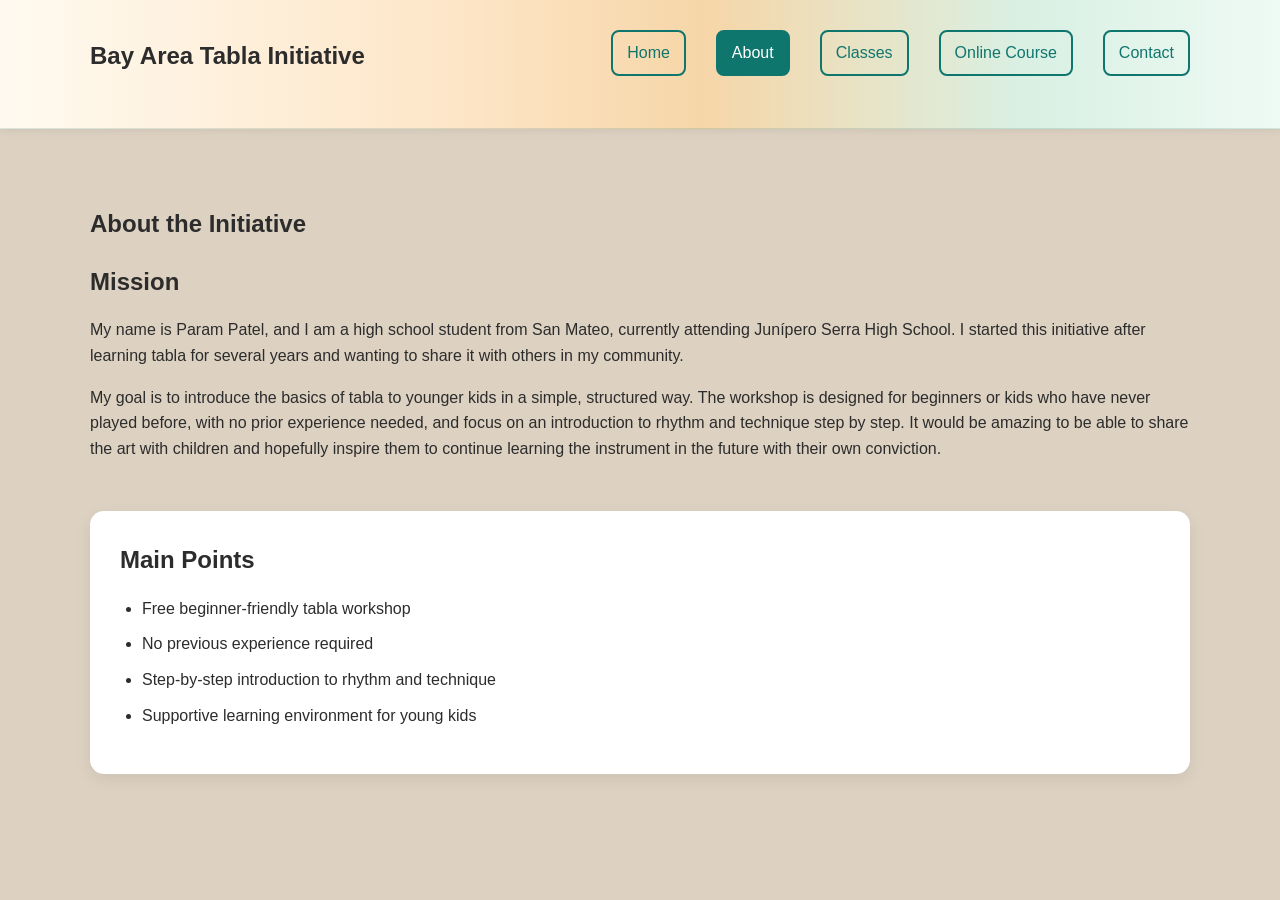
<file: about.html>
<!DOCTYPE html>
<html lang="en">
<head>
<meta charset="UTF-8">
<meta name="viewport" content="width=device-width, initial-scale=1.0">
<title>About</title>

<link rel="stylesheet" href="css/style.css">

<style>
:root {
    --accent: #0f766e;
}

.top-nav {
    display: flex;
    gap: 10px;
    flex-wrap: wrap;
    margin-top: 10px;
}

.top-nav a {
    display: inline-block;
    padding: 8px 14px;
    border: 2px solid var(--accent);
    border-radius: 8px;
    text-decoration: none;
    color: var(--accent);
    font-weight: 500;
    transition: 0.2s ease;
}

.top-nav a:hover {
    background: var(--accent);
    color: white;
}

.top-nav a.active {
    background: var(--accent);
    color: white;
    border-color: var(--accent);
}
</style>

</head>

<body>

<header>
<div class="container">

<h2 class="logo">Bay Area Tabla Initiative</h2>

<nav class="top-nav">
    <a href="index.html">Home</a>
    <a href="about.html" class="active">About</a>
    <a href="classes.html">Classes</a>
    <a href="video-course.html">Online Course</a>
    <a href="contact.html">Contact</a>
</nav>

</div>
</header>

<section class="page container">

<h1>About the Initiative</h1>

<div class="about-grid">

<div class="about-text">

<h2>Mission</h2>

<p>
My name is Param Patel, and I am a high school student from San Mateo, currently attending Junípero Serra High School. I started this initiative after learning tabla for several years and wanting to share it with others in my community.
</p>

<p>
My goal is to introduce the basics of tabla to younger kids in a simple, structured way. The workshop is designed for beginners or kids who have never played before, with no prior experience needed, and focus on an introduction to rhythm and technique step by step. It would be amazing to be able to share the art with children and hopefully inspire them to continue learning the instrument in the future with their own conviction.
</p>

</div>

</div>

<div class="card" style="margin-top:50px;">

<h2>Main Points</h2>

<ul>
<li>Free beginner-friendly tabla workshop</li>
<li>No previous experience required</li>
<li>Step-by-step introduction to rhythm and technique</li>
<li>Supportive learning environment for young kids</li>
</ul>

</div>

</body>
</html>
</file>
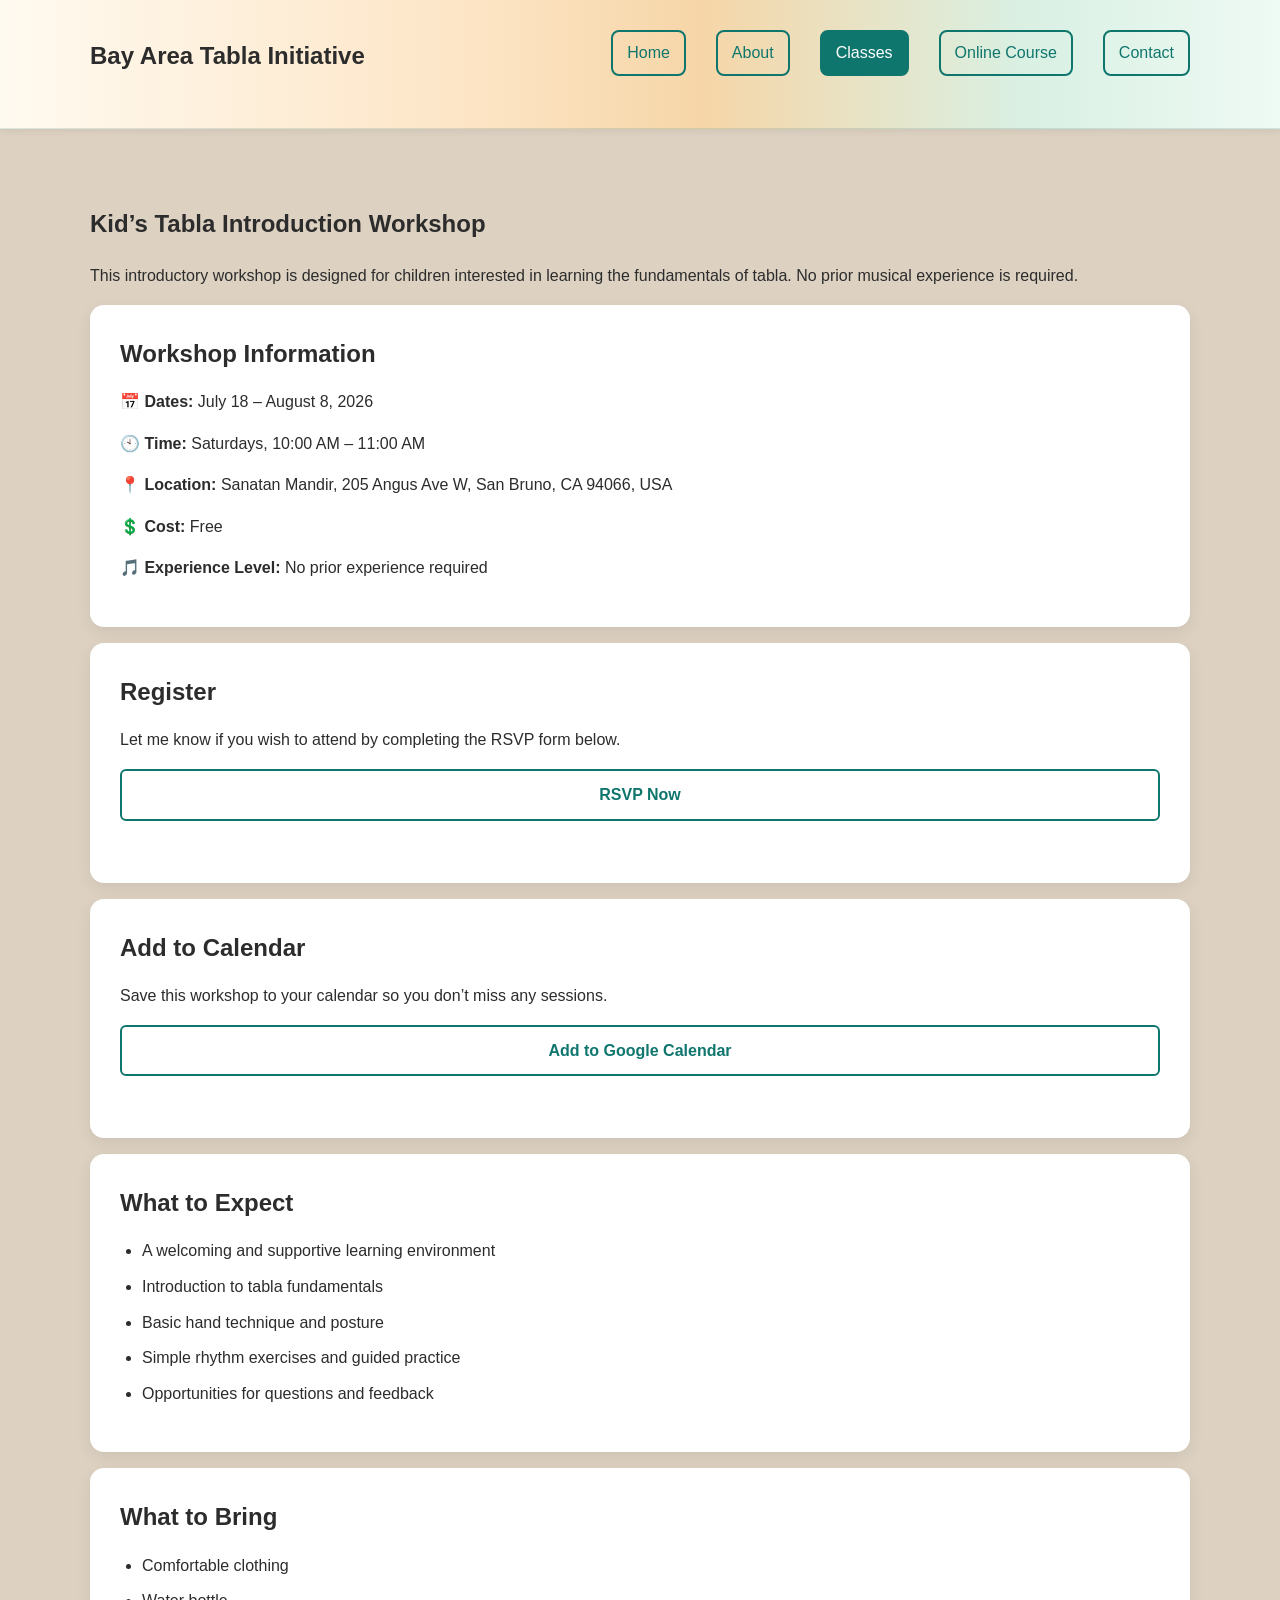
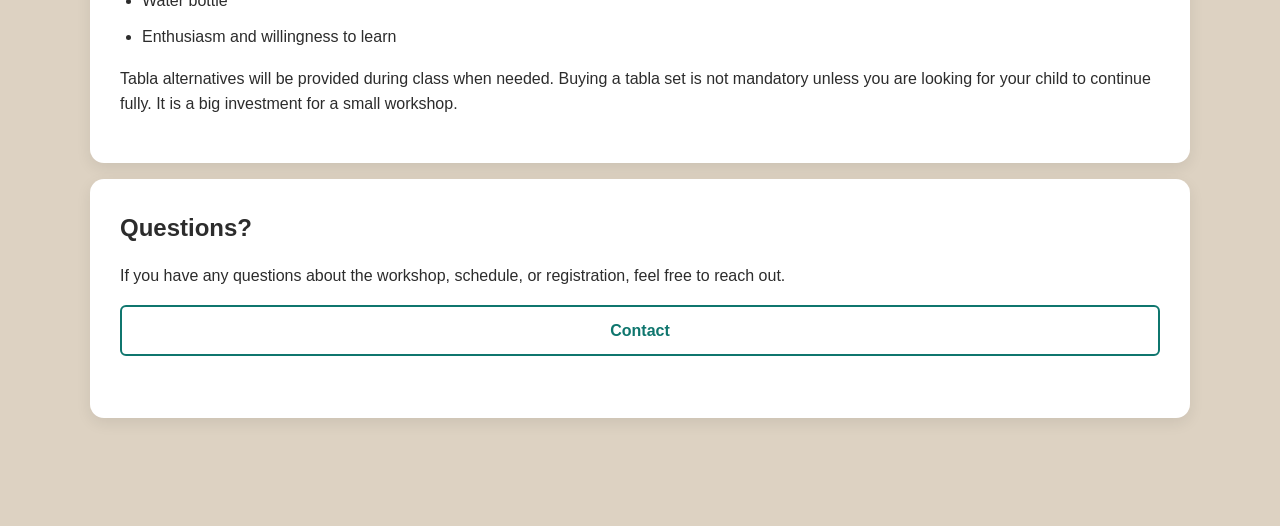
<file: class-details.html>
<!DOCTYPE html>
<html lang="en">
<head>
  <meta charset="UTF-8">
  <meta name="viewport" content="width=device-width, initial-scale=1.0">

  <title>Class Details</title>

  <link rel="stylesheet" href="css/style.css">

  <style>
    :root {
      --accent: #0f766e;
    }

    .top-nav {
      display: flex;
      gap: 10px;
      flex-wrap: wrap;
      margin-top: 10px;
    }

    .top-nav a {
      display: inline-block;
      padding: 8px 14px;
      border: 2px solid var(--accent);
      border-radius: 8px;
      text-decoration: none;
      color: var(--accent);
      font-weight: 500;
      transition: 0.2s ease;
    }

    .top-nav a:hover {
      background: var(--accent);
      color: white;
    }

    .top-nav a.active {
      background: var(--accent);
      color: white;
      border-color: var(--accent);
    }

    .button-group {
      display: flex;
      flex-direction: column;
      gap: 12px;
      margin-top: 12px;
    }

    .button {
      display: inline-block;
      padding: 11px 16px;
      border-radius: 6px;
      font-weight: 600;
      text-align: center;
      text-decoration: none;
      cursor: pointer;
      transition: 0.2s ease;

      background: transparent;
      color: var(--accent);
      border: 2px solid var(--accent);
    }

    .button:hover {
      background: var(--accent);
      color: white;
    }
  </style>
</head>

<body>

<header>
  <div class="container">

    <h2 class="logo">Bay Area Tabla Initiative</h2>

    <nav class="top-nav">
      <a href="index.html">Home</a>
      <a href="about.html">About</a>
      <a href="classes.html" class="active">Classes</a>
      <a href="video-course.html">Online Course</a>
      <a href="contact.html">Contact</a>
    </nav>

  </div>
</header>

<section class="page container">

  <h1>Kid’s Tabla Introduction Workshop</h1>

  <p>
    This introductory workshop is designed for children interested in learning the fundamentals of tabla.
    No prior musical experience is required.
  </p>

  <div class="card">

    <h2>Workshop Information</h2>

    <p><strong>📅 Dates:</strong> July 18 – August 8, 2026</p>
    <p><strong>🕙 Time:</strong> Saturdays, 10:00 AM – 11:00 AM</p>
    <p><strong>📍 Location:</strong> Sanatan Mandir, 205 Angus Ave W, San Bruno, CA 94066, USA</p>
    <p><strong>💲 Cost:</strong> Free</p>
    <p><strong>🎵 Experience Level:</strong> No prior experience required</p>

  </div>

  <div class="card">

    <h2>Register</h2>

    <p>Let me know if you wish to attend by completing the RSVP form below.</p>

    <div class="button-group">
      <a href="https://docs.google.com/forms/d/e/1FAIpQLSdytJOM2w0bUhGbhed3VSJXlwYV1W7b4aD1RBfQXOoZvUHRUg/viewform?usp=header"
         class="button"
         target="_blank"
         rel="noopener noreferrer">
        RSVP Now
      </a>
    </div>

  </div>

  <div class="card">

    <h2>Add to Calendar</h2>

    <p>Save this workshop to your calendar so you don’t miss any sessions.</p>

    <div class="button-group">
      <a class="button"
         target="_blank"
         rel="noopener noreferrer"
         href="https://calendar.google.com/calendar/render?action=TEMPLATE&text=Kid%27s%20Tabla%20Introduction%20Workshop&dates=20260718T100000/20260718T110000&location=Sanatan%20Mandir%2C%20205%20Angus%20Ave%20W%2C%20San%20Bruno%2C%20CA%2094066%2C%20USA&details=Kid%27s%20Tabla%20Introduction%20Workshop%20-%20Saturdays%2010-11am%2C%20July%2018%20to%20August%208%2C%202026.%20Free%204-week%20intro%20workshop%20for%20kids%20at%20Sanatan%20Mandir.&recur=RRULE%3AFREQ%3DWEEKLY%3BBYDAY%3DSA%3BUNTIL%3D20260808T170000Z">
        Add to Google Calendar
      </a>
    </div>

  </div>

  <div class="card">

    <h2>What to Expect</h2>

    <ul>
      <li>A welcoming and supportive learning environment</li>
      <li>Introduction to tabla fundamentals</li>
      <li>Basic hand technique and posture</li>
      <li>Simple rhythm exercises and guided practice</li>
      <li>Opportunities for questions and feedback</li>
    </ul>

  </div>

  <div class="card">

    <h2>What to Bring</h2>

    <ul>
      <li>Comfortable clothing</li>
      <li>Water bottle</li>
      <li>Enthusiasm and willingness to learn</li>
    </ul>

    <p>Tabla alternatives will be provided during class when needed. Buying a tabla set is not mandatory unless you are looking for your child to continue fully. It is a big investment for a small workshop.</p>

  </div>


  <div class="card">

    <h2>Questions?</h2>

    <p>If you have any questions about the workshop, schedule, or registration, feel free to reach out.</p>

    <div class="button-group">
      <a href="contact.html" class="button">
        Contact
      </a>
    </div>

  </div>

</body>
</html>
</file>
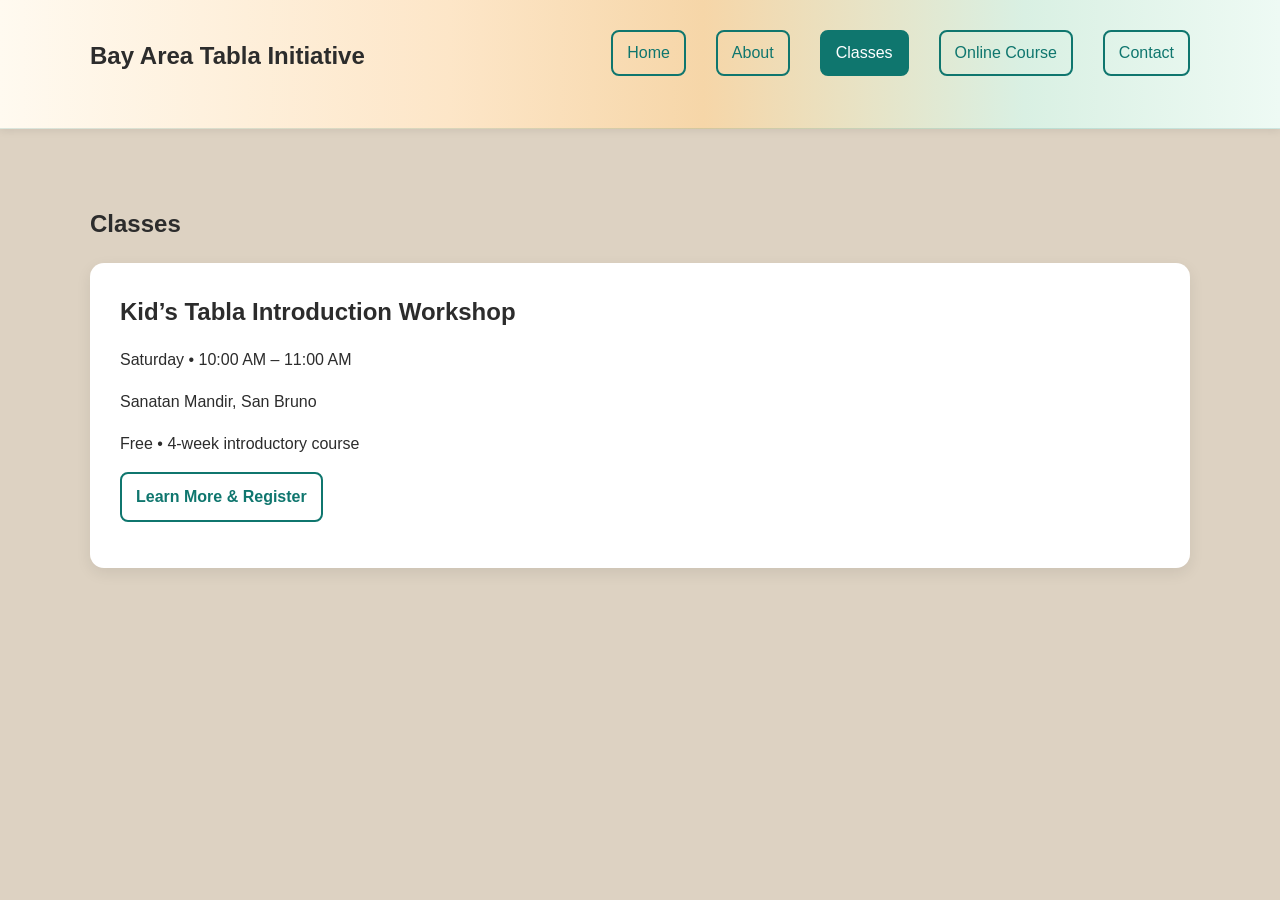
<file: classes.html>
<!DOCTYPE html>
<html lang="en">
<head>

<meta charset="UTF-8">
<meta name="viewport" content="width=device-width, initial-scale=1.0">

<title>Classes</title>

<link rel="stylesheet" href="css/style.css">

<style>
:root {
    --accent: #0f766e;
}

/* NAV */
.top-nav {
    display: flex;
    gap: 10px;
    flex-wrap: wrap;
    margin-top: 10px;
}

.top-nav a {
    display: inline-block;
    padding: 8px 14px;
    border: 2px solid var(--accent);
    border-radius: 8px;
    text-decoration: none;
    color: var(--accent);
    font-weight: 500;
    transition: 0.2s ease;
}

.top-nav a:hover {
    background: var(--accent);
    color: white;
}

.top-nav a.active {
    background: var(--accent);
    color: white;
    border-color: var(--accent);
}

/* BUTTON (bubble style) */
.button {
    display: inline-block;
    padding: 10px 14px;
    border: 2px solid var(--accent);
    border-radius: 8px;
    text-decoration: none;
    color: var(--accent);
    font-weight: 600;
    transition: 0.2s ease;
}

.button:hover {
    background: var(--accent);
    color: white;
}
</style>

</head>

<body>

<header>

<div class="container">

<h2 class="logo">Bay Area Tabla Initiative</h2>

<nav class="top-nav">

<a href="index.html">Home</a>
<a href="about.html">About</a>
<a href="classes.html" class="active">Classes</a>
<a href="video-course.html">Online Course</a>
<a href="contact.html">Contact</a>

</nav>

</div>

</header>

<section class="page container">

<h1>Classes</h1>

<div class="card">

<h2>Kid’s Tabla Introduction Workshop</h2>

<p>Saturday • 10:00 AM – 11:00 AM</p>

<p>Sanatan Mandir, San Bruno</p>

<p>Free • 4-week introductory course</p>

<a href="class-details.html" class="button">
Learn More & Register
</a>

</div>

</body>

</html>
</file>
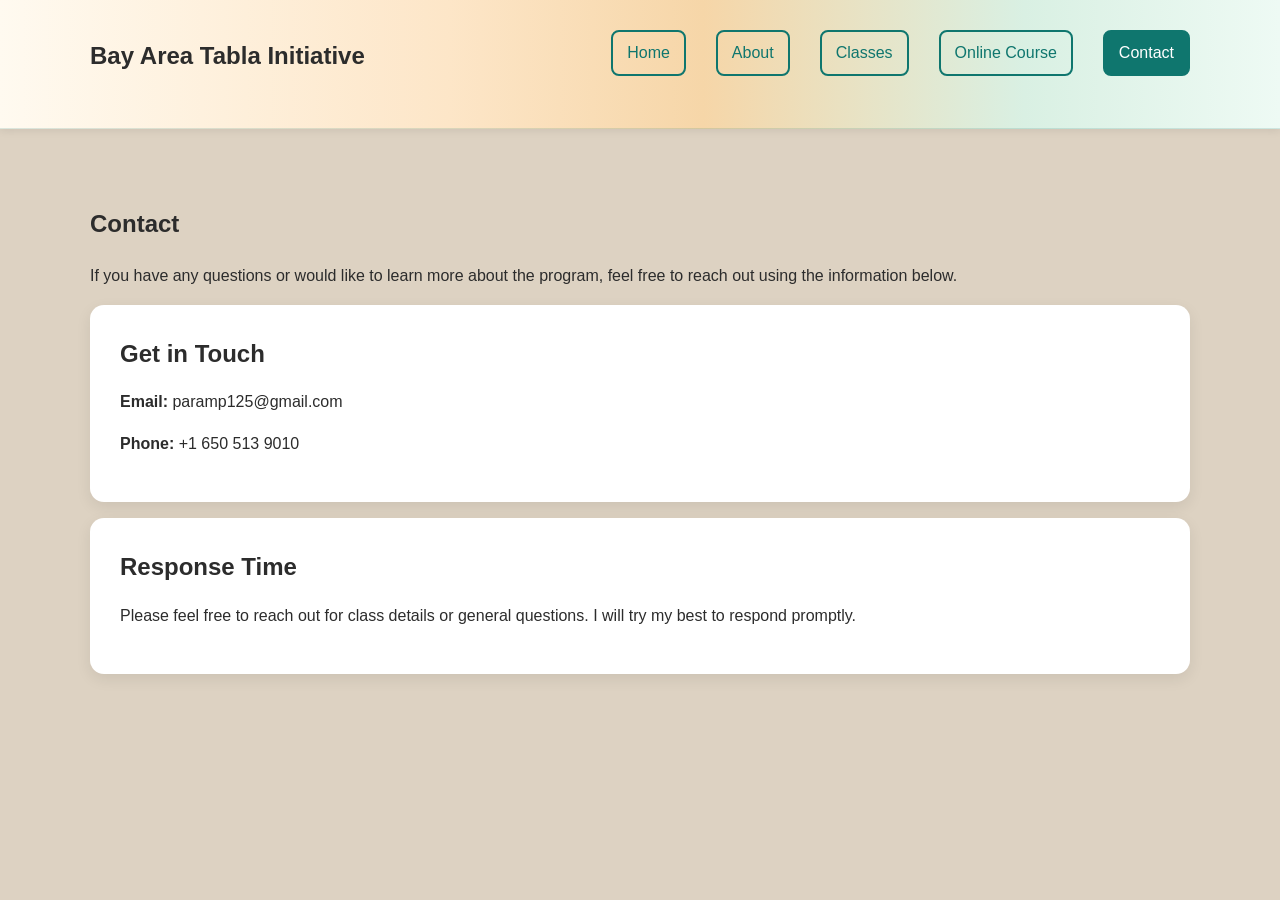
<file: contact.html>
<!DOCTYPE html>
<html lang="en">
<head>

<meta charset="UTF-8">
<meta name="viewport" content="width=device-width, initial-scale=1.0">

<title>Contact</title>

<link rel="stylesheet" href="css/style.css">

<style>
:root {
    --accent: #0f766e;
}

.top-nav {
    display: flex;
    gap: 10px;
    flex-wrap: wrap;
    margin-top: 10px;
}

.top-nav a {
    display: inline-block;
    padding: 8px 14px;
    border: 2px solid var(--accent);
    border-radius: 8px;
    text-decoration: none;
    color: var(--accent);
    font-weight: 500;
    transition: 0.2s ease;
}

.top-nav a:hover {
    background: var(--accent);
    color: white;
}

.top-nav a.active {
    background: var(--accent);
    color: white;
    border-color: var(--accent);
}
</style>

</head>

<body>

<header>
<div class="container">

<h2 class="logo">Bay Area Tabla Initiative</h2>

<nav class="top-nav">
<a href="index.html">Home</a>
<a href="about.html">About</a>
<a href="classes.html">Classes</a>
<a href="video-course.html">Online Course</a>
<a href="contact.html" class="active">Contact</a>
</nav>

</div>
</header>

<section class="page container">

<h1>Contact</h1>

<p>
If you have any questions or would like to learn more about the program,
feel free to reach out using the information below.
</p>

<div class="card">

<h2>Get in Touch</h2>

<p><strong>Email:</strong> paramp125@gmail.com</p>

<p><strong>Phone:</strong> +1 650 513 9010</p>

</div>

<div class="card">

<h2>Response Time</h2>

<p>
Please feel free to reach out for class details or general questions. I will try my best to respond promptly.
</p>

</div>


</body>
</html>
</file>
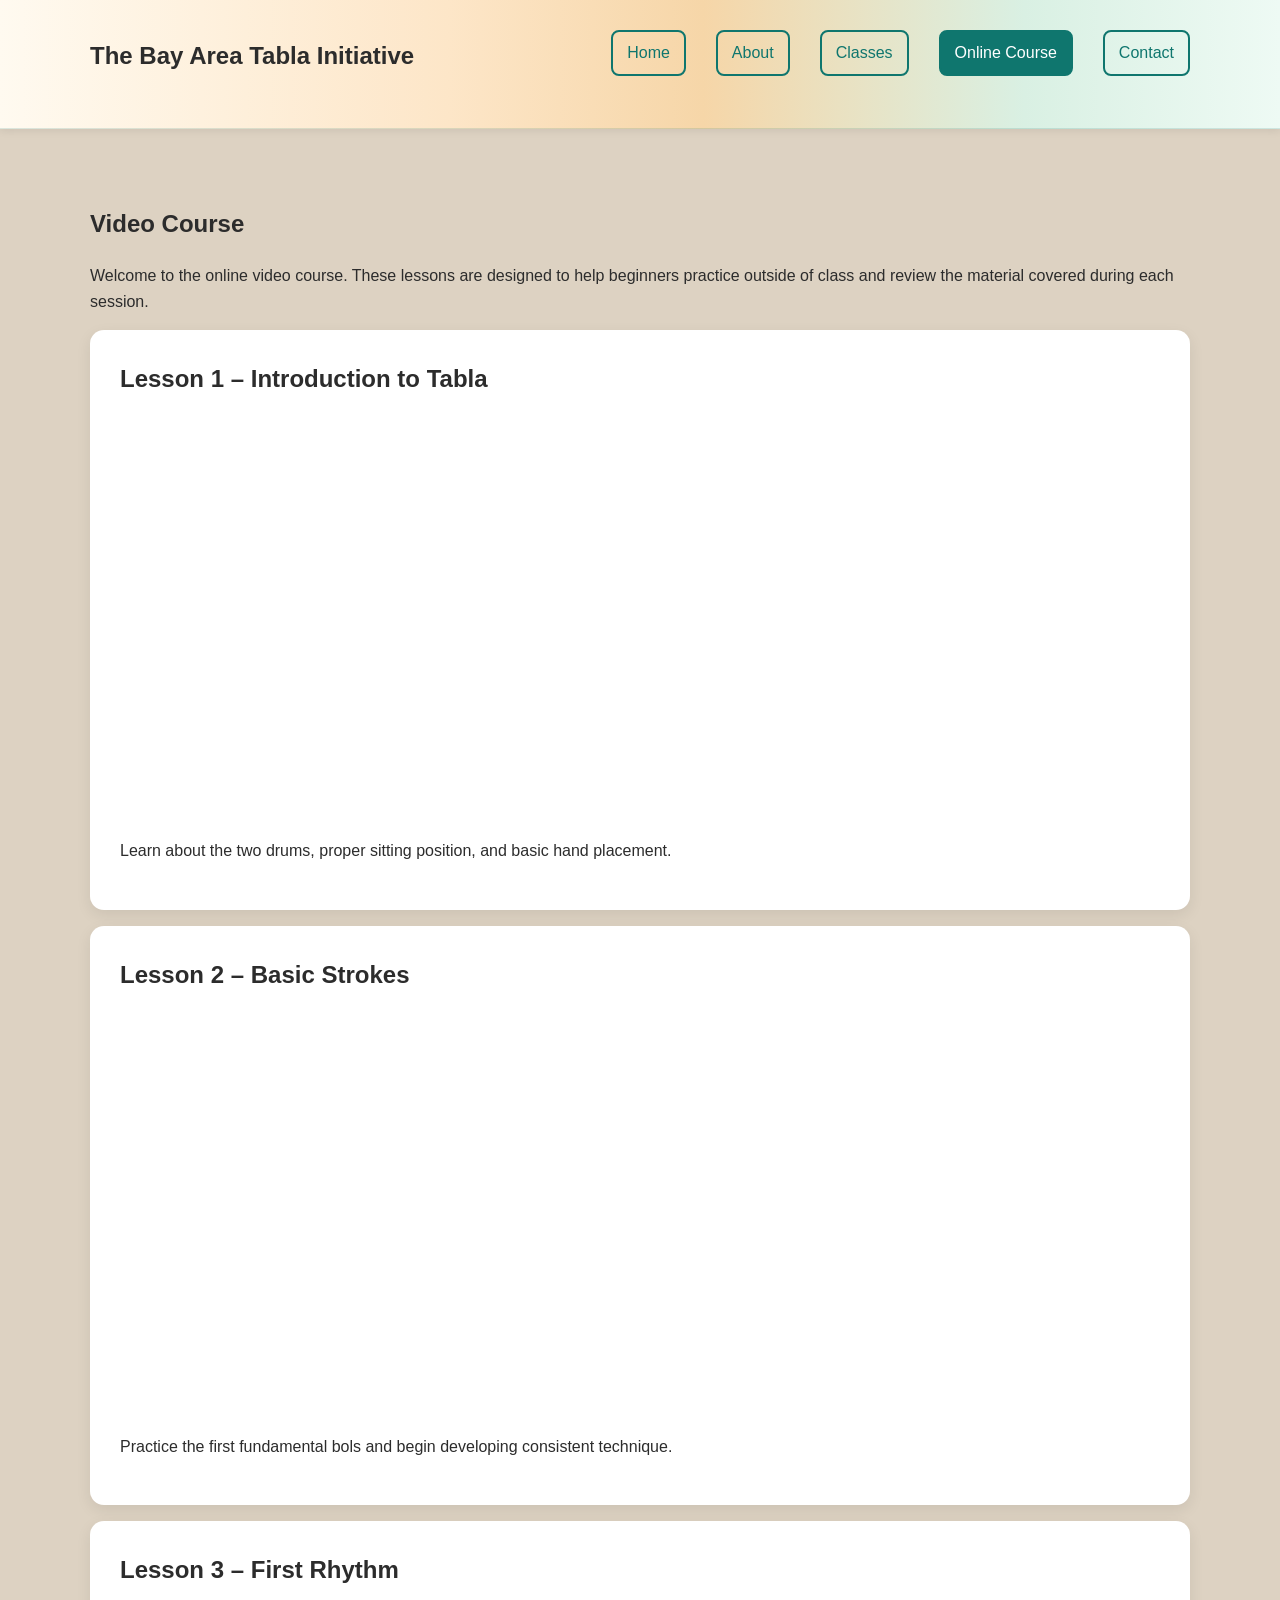
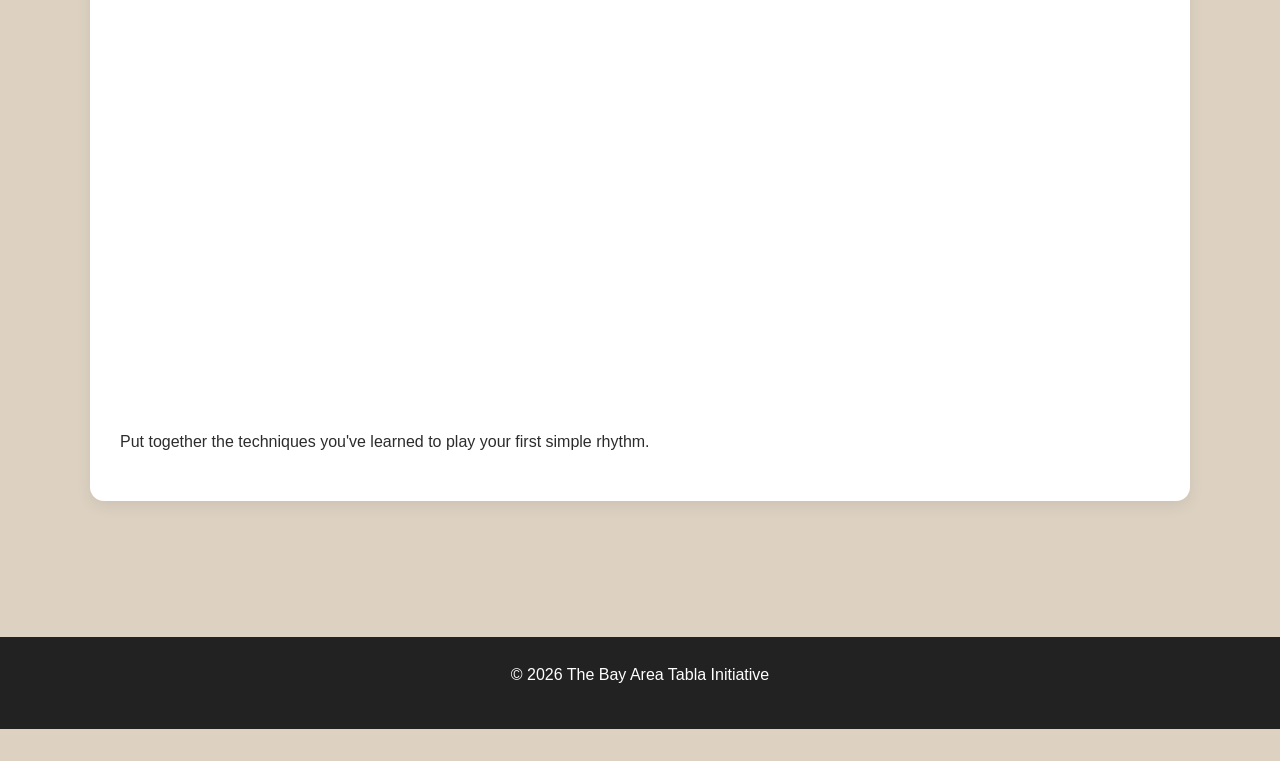
<file: video-course.html>
<!DOCTYPE html>
<html lang="en">
<head>
    <meta charset="UTF-8">
    <meta name="viewport" content="width=device-width, initial-scale=1.0">
    <title>Video Course</title>

    <link rel="stylesheet" href="css/style.css">

    <style>
    :root {
        --accent: #0f766e;
    }

    .top-nav {
        display: flex;
        gap: 10px;
        flex-wrap: wrap;
        margin-top: 10px;
    }

    .top-nav a {
        display: inline-block;
        padding: 8px 14px;
        border: 2px solid var(--accent);
        border-radius: 8px;
        text-decoration: none;
        color: var(--accent);
        font-weight: 500;
        transition: 0.2s ease;
    }

    .top-nav a:hover {
        background: var(--accent);
        color: white;
    }

    .top-nav a.active {
        background: var(--accent);
        color: white;
        border-color: var(--accent);
    }
    </style>

</head>

<body>

<header>
    <div class="container">
        <h2 class="logo">The Bay Area Tabla Initiative</h2>

        <nav class="top-nav">
            <a href="index.html">Home</a>
            <a href="about.html">About</a>
            <a href="classes.html">Classes</a>
            <a href="video-course.html" class="active">Online Course</a>
            <a href="contact.html">Contact</a>
        </nav>
    </div>
</header>

<section class="page container">

    <h1>Video Course</h1>

    <p>
        Welcome to the online video course. These lessons
        are designed to help beginners practice outside of class and review
        the material covered during each session.
    </p>

    <div class="card">
        <h2>Lesson 1 – Introduction to Tabla</h2>

        <iframe
            width="100%"
            height="400"
            src="https://www.youtube.com/embed/YOUR_VIDEO_ID"
            title="Lesson 1"
            frameborder="0"
            allowfullscreen>
        </iframe>

        <p>
            Learn about the two drums, proper sitting position, and basic hand placement.
        </p>
    </div>

    <div class="card">
        <h2>Lesson 2 – Basic Strokes</h2>

        <iframe
            width="100%"
            height="400"
            src="https://www.youtube.com/embed/YOUR_VIDEO_ID"
            title="Lesson 2"
            frameborder="0"
            allowfullscreen>
        </iframe>

        <p>
            Practice the first fundamental bols and begin developing consistent technique.
        </p>
    </div>

    <div class="card">
        <h2>Lesson 3 – First Rhythm</h2>

        <iframe
            width="100%"
            height="400"
            src="https://www.youtube.com/embed/YOUR_VIDEO_ID"
            title="Lesson 3"
            frameborder="0"
            allowfullscreen>
        </iframe>

        <p>
            Put together the techniques you've learned to play your first simple rhythm.
        </p>
    </div>

</section>

<footer>
    <p>© 2026 The Bay Area Tabla Initiative</p>
</footer>

</body>
</html>
</file>
<file: css/style.css>
/* ---------- COLORS ---------- */

:root{
    --primary:#0f766e;
    --secondary:#0f766e;
    --accent:#f4b942;
    --background:#ddd2c2;
    --text:#2c2c2c;
}

/* ---------- GENERAL ---------- */

*{
    margin:0;
    padding:0;
    box-sizing:border-box;
    margin-bottom: 16px;
}

body{
    font-family:Arial, Helvetica, sans-serif;
    background:var(--background);
    color:var(--text);
    line-height:1.6;
}

.container{
    width:90%;
    max-width:1100px;
    margin:auto;
}

/* ---------- HEADER ---------- */

header{
    background: linear-gradient(
        90deg,
        #fffaf0 0%,     /* soft warm ivory */
        #fde6c8 35%,    /* light saffron */
        #f6d6a8 55%,    /* muted orange */
        #d9f0e3 80%,    /* soft green */
        #eefaf4 100%    /* very light green */
    );
    box-shadow:0 2px 8px rgba(0,0,0,.08);
    border-bottom: 1px solid rgba(15,118,110,0.15);
}

header .container{
    display:flex;
    justify-content:space-between;
    align-items:center;
    padding:20px 0;
}

nav a{
    text-decoration:none;
    margin-left:20px;
    color:var(--text);
    font-weight:bold;
}

nav a:hover{
    color:var(--primary);
}

/* ---------- HERO ---------- */

.hero{
    background:
        linear-gradient(rgba(0,0,0,0.45), rgba(0,0,0,0.45)),
        url("../images/hero.png");

    background-size: cover;
    background-position: center;
    color: white;
    text-align: center;
    padding: 120px 20px;
}

.hero h1{
    font-size:3rem;
}

.hero p{
    max-width:650px;
    margin:20px auto;
}

.button{
    display:inline-block;
    background:white;
    color:var(--primary);
    padding:14px 28px;
    border-radius:30px;
    text-decoration:none;
    font-weight:bold;
}

.button:hover{
    transform:translateY(-2px);
}

/* ---------- CARDS ---------- */

.cards{
    display:grid;
    grid-template-columns:repeat(auto-fit,minmax(250px,1fr));
    gap:25px;
    margin:60px auto;
}

.card{
    background:white;
    padding:30px;
    border-radius:14px;
    box-shadow:0 5px 15px rgba(0,0,0,.08);
}

.page{
    padding:60px 0;
}

.page h1{
    margin-bottom:20px;
}

/* ---------- FOOTER ---------- */

footer{
    margin-top:60px;
    background:#222;
    color:white;
    text-align:center;
    padding:25px;
}
.card ul{
    margin-top:15px;
    padding-left:22px;
}

.card li{
    margin-bottom:10px;
    line-height:1.6;
}
</file>
